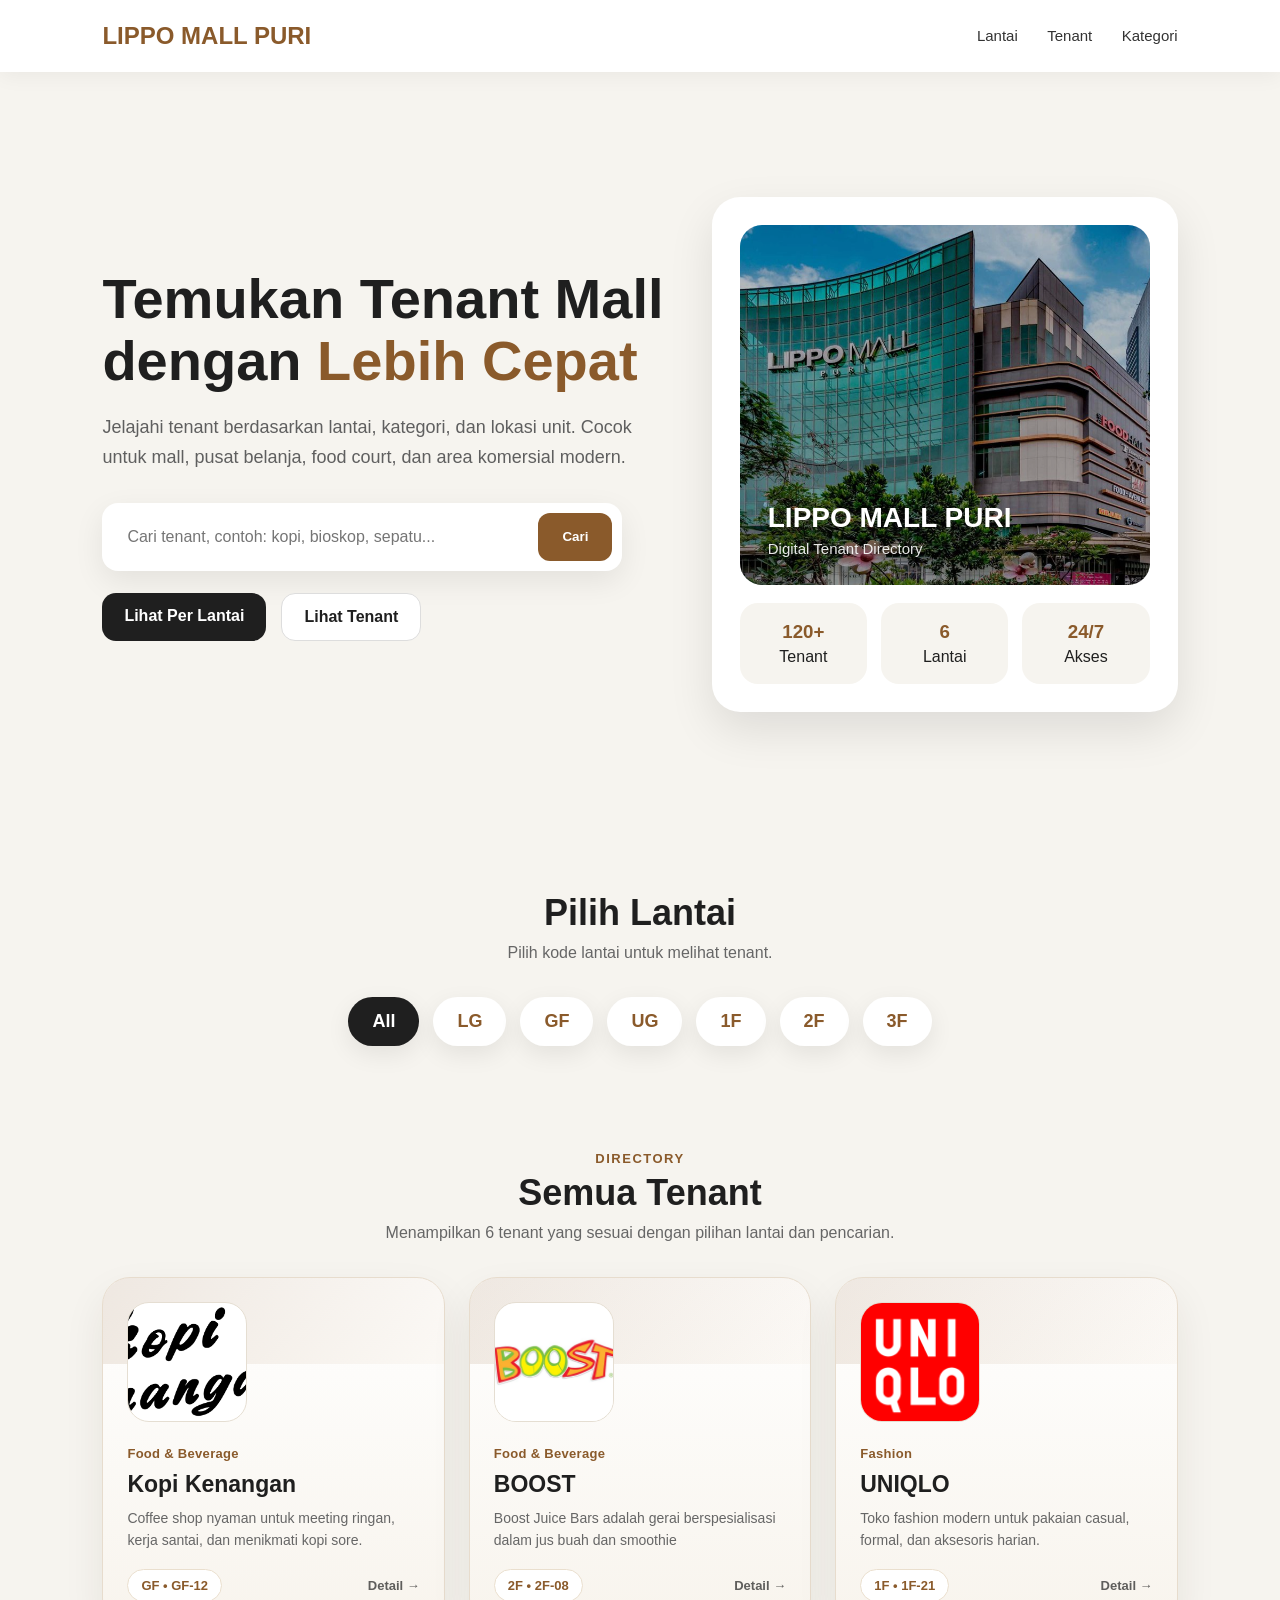
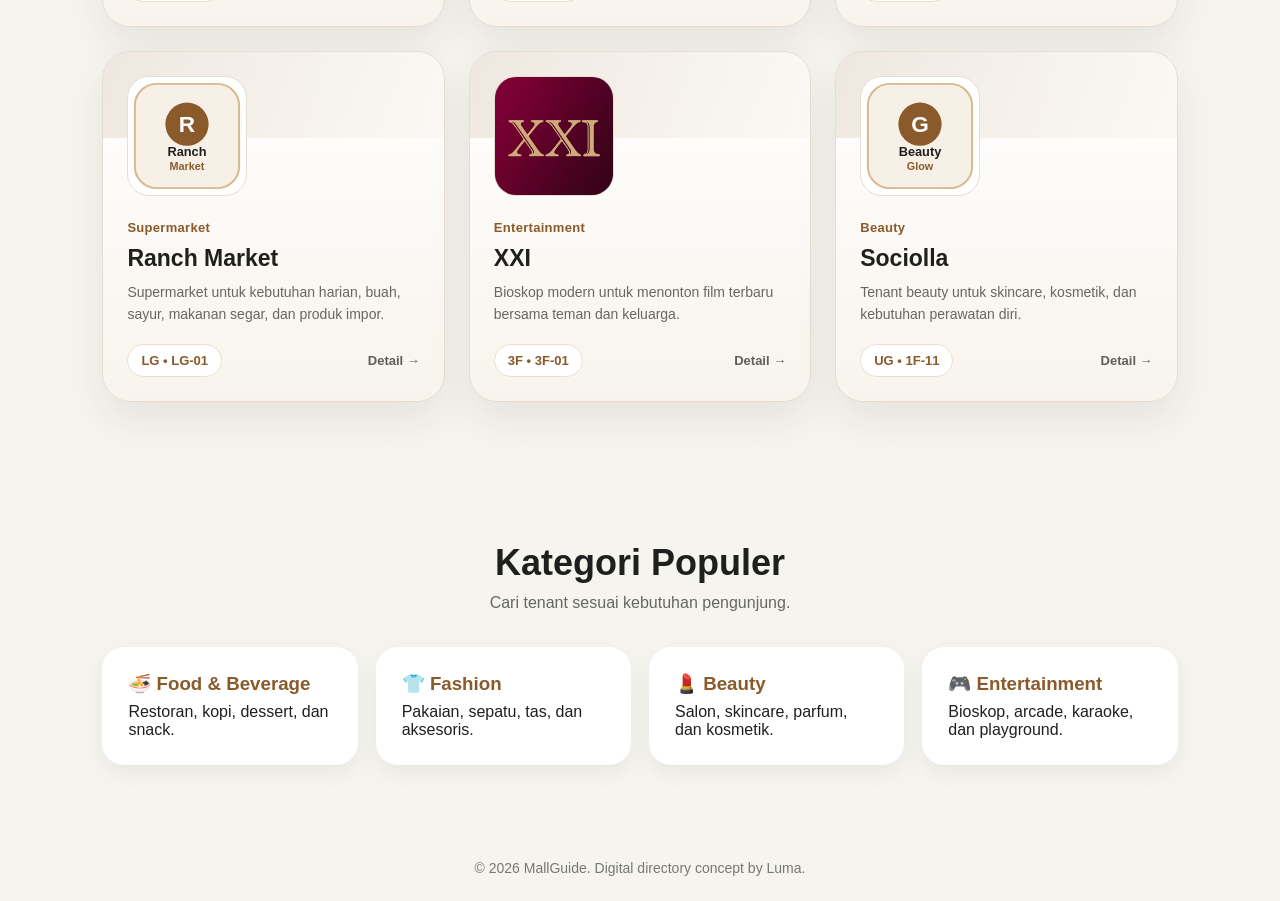
<file: index.html>
<!DOCTYPE html>
<html lang="id">
<head>
  <meta charset="UTF-8" />
  <meta name="viewport" content="width=device-width, initial-scale=1.0" />
  <title>Mall Directory</title>
  <link rel="stylesheet" href="style.css" />
</head>

<body>
  <header>
    <div class="logo">LIPPO MALL PURI</div>

    <nav>
      <a href="#lantai">Lantai</a>
      <a href="#tenant">Tenant</a>
      <a href="#kategori">Kategori</a>
    </nav>
  </header>

  <main>
    <section class="hero">
      <div class="hero-text">
        <h1>Temukan Tenant Mall dengan <span>Lebih Cepat</span></h1>
        <p>
          Jelajahi tenant berdasarkan lantai, kategori, dan lokasi unit.
          Cocok untuk mall, pusat belanja, food court, dan area komersial modern.
        </p>

        <div class="search-box">
          <input id="searchInput" type="text" placeholder="Cari tenant, contoh: kopi, bioskop, sepatu..." />
          <button id="searchButton">Cari</button>
        </div>

        <div class="hero-buttons">
          <a href="#lantai" class="btn-primary">Lihat Per Lantai</a>
          <a href="#tenant" class="btn-secondary">Lihat Tenant</a>
        </div>
      </div>

      <div class="hero-card">
        <div class="mall-preview">
          <img src="image.jpg" alt="Lippo Mall Puri" />

          <div class="mall-label">
            <h2>LIPPO MALL PURI</h2>
            <p>Digital Tenant Directory</p>
          </div>
        </div>

        <div class="stats">
          <div class="stat-box">
            <h3>120+</h3>
            <p>Tenant</p>
          </div>

          <div class="stat-box">
            <h3>6</h3>
            <p>Lantai</p>
          </div>

          <div class="stat-box">
            <h3>24/7</h3>
            <p>Akses</p>
          </div>
        </div>
      </div>
    </section>

    <section id="lantai" class="floor-section">
      <div class="section-title">
        <h2>Pilih Lantai</h2>
        <p>Pilih kode lantai untuk melihat tenant.</p>
      </div>

      <div class="floor-tabs">
        <button class="floor-filter active" data-floor="all">All</button>
        <button class="floor-filter" data-floor="LG">LG</button>
        <button class="floor-filter" data-floor="GF">GF</button>
        <button class="floor-filter" data-floor="UG">UG</button>
        <button class="floor-filter" data-floor="1F">1F</button>
        <button class="floor-filter" data-floor="2F">2F</button>
        <button class="floor-filter" data-floor="3F">3F</button>
      </div>
    </section>

    <section id="tenant" class="tenant-section">
      <div class="section-title">
        <p class="eyebrow">Directory</p>
        <h2 id="tenantTitle">Jelajahi Tenant</h2>
        <p id="tenantSubtitle">Pilih lantai atau cari tenant yang ingin kamu tuju.</p>
      </div>

      <div class="tenant-grid"></div>
    </section>

        <section id="kategori">
      <div class="section-title">
        <h2>Kategori Populer</h2>
        <p>Cari tenant sesuai kebutuhan pengunjung.</p>
      </div>

      <div class="category-grid">
        <div class="category-card">
          <h3>🍜 Food & Beverage</h3>
          <p>Restoran, kopi, dessert, dan snack.</p>
        </div>

        <div class="category-card">
          <h3>👕 Fashion</h3>
          <p>Pakaian, sepatu, tas, dan aksesoris.</p>
        </div>

        <div class="category-card">
          <h3>💄 Beauty</h3>
          <p>Salon, skincare, parfum, dan kosmetik.</p>
        </div>

        <div class="category-card">
          <h3>🎮 Entertainment</h3>
          <p>Bioskop, arcade, karaoke, dan playground.</p>
        </div>
      </div>
    </section>
  </main>

  <div class="modal" id="tenantModal">
    <div class="modal-content">
      <button class="modal-close" id="closeModal">&times;</button>

      <div class="modal-logo" id="modalLogo">T</div>

      <h2 id="modalName">Nama Tenant</h2>
      <p class="modal-category" id="modalCategory">Kategori</p>

      <div class="modal-info">
        <p><strong>Lantai:</strong> <span id="modalFloor">GF</span></p>
        <p><strong>Unit:</strong> <span id="modalUnit">GF-01</span></p>
        <p><strong>Jam Buka:</strong> <span id="modalHours">10:00 - 22:00</span></p>
      </div>

      <p class="modal-description" id="modalDescription">
        Deskripsi tenant akan muncul di sini.
      </p>

      <button class="location-btn">Lihat Lokasi</button>
    </div>
  </div>

  <footer>
    © 2026 MallGuide. Digital directory concept by Luma.
  </footer>

  <script src="script.js"></script>
</body>
</html>
</file>
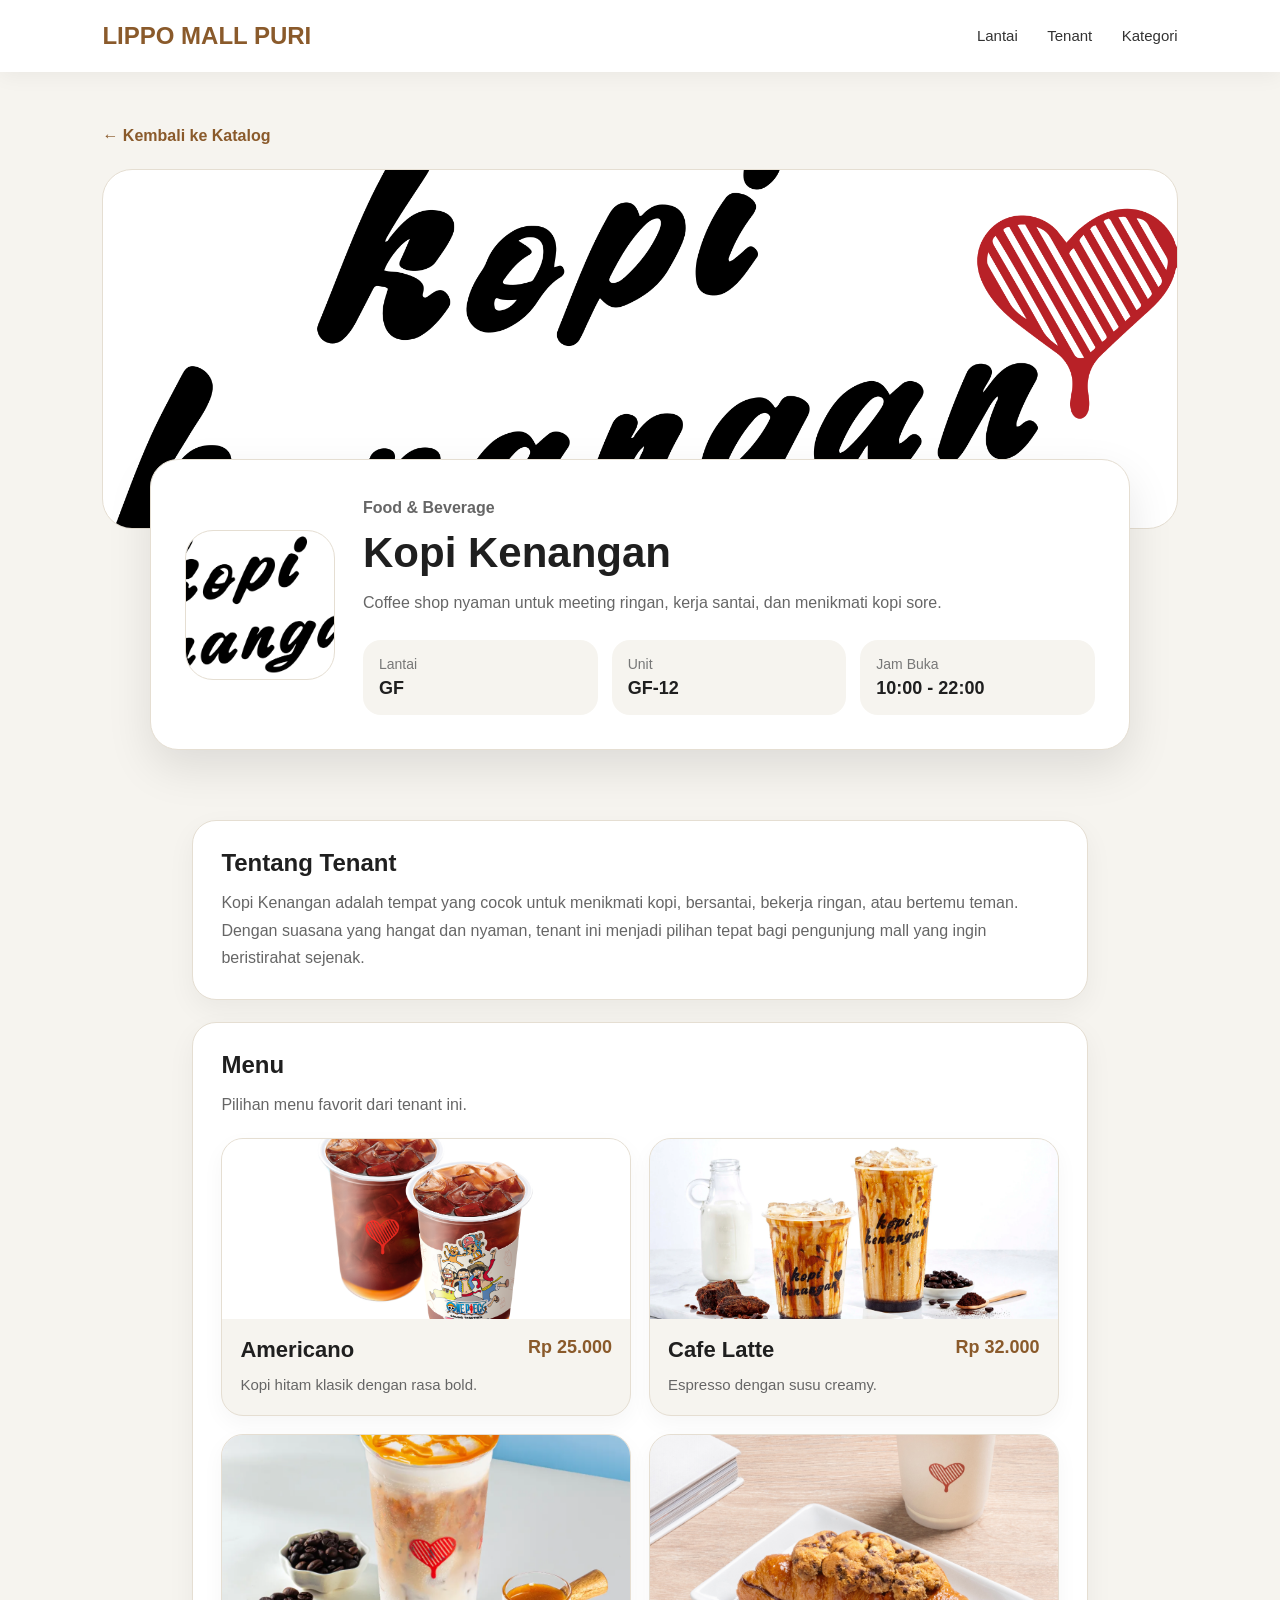
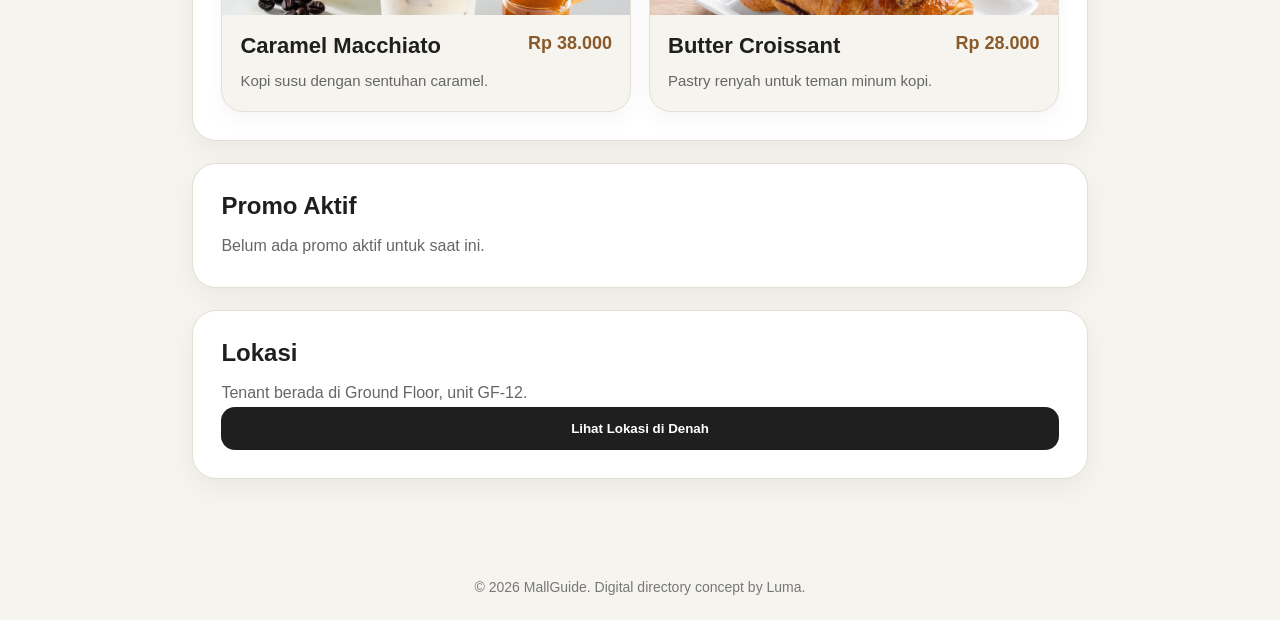
<file: kopken.html>
<!DOCTYPE html>
<html lang="id">
<head>
  <meta charset="UTF-8" />
  <meta name="viewport" content="width=device-width, initial-scale=1.0" />

  <title>Detail Tenant - Kopi Kenangan</title>
  <link rel="stylesheet" href="style.css" />
</head>

<body>

  <header>
    <div class="logo">LIPPO MALL PURI</div>

    <nav>
      <a href="index.html#lantai">Lantai</a>
      <a href="index.html#tenant">Tenant</a>
      <a href="index.html#kategori">Kategori</a>
    </nav>
  </header>

  <main class="tenant-detail-page">

    <section class="tenant-detail-hero">
      <a href="index.html#tenant" class="back-link">← Kembali ke Katalog</a>

      <div class="tenant-detail-banner">
        <img src="logos/kopken.png" alt="Kopi Senja Banner" />
      </div>

      <div class="tenant-detail-card">
        <div class="tenant-detail-logo">
          <img src="logos/kopken.png" alt="Kopi Senja Logo" />
        </div>

        <div class="tenant-detail-info">
          <p class="tenant-detail-category">Food & Beverage</p>
          <h1>Kopi Kenangan</h1>
          <p>
            Coffee shop nyaman untuk meeting ringan, kerja santai,
            dan menikmati kopi sore.
          </p>

          <div class="tenant-detail-meta">
            <div>
              <span>Lantai</span>
              <strong>GF</strong>
            </div>

            <div>
              <span>Unit</span>
              <strong>GF-12</strong>
            </div>

            <div>
              <span>Jam Buka</span>
              <strong>10:00 - 22:00</strong>
            </div>
          </div>
        </div>
      </div>
    </section>

    <section class="tenant-detail-content">
      <div class="detail-box">
        <h2>Tentang Tenant</h2>
        <p>
          Kopi Kenangan adalah tempat yang cocok untuk menikmati kopi,
          bersantai, bekerja ringan, atau bertemu teman. Dengan suasana
          yang hangat dan nyaman, tenant ini menjadi pilihan tepat bagi
          pengunjung mall yang ingin beristirahat sejenak.
        </p>
      </div>

<div class="detail-box">
  <h2>Menu</h2>
  <p class="menu-subtitle">Pilihan menu favorit dari tenant ini.</p>

  <div class="menu-grid">
    <div class="menu-card">
      <div class="menu-image">
        <img src="menu_kopken/americano.webp" alt="Americano" />
      </div>

      <div class="menu-info">
        <div class="menu-top">
          <h3>Americano</h3>
          <span>Rp 25.000</span>
        </div>
        <p>Kopi hitam klasik dengan rasa bold.</p>
      </div>
    </div>

    <div class="menu-card">
      <div class="menu-image">
        <img src="menu_kopken/latte.webp" alt="Cafe Latte" />
      </div>

      <div class="menu-info">
        <div class="menu-top">
          <h3>Cafe Latte</h3>
          <span>Rp 32.000</span>
        </div>
        <p>Espresso dengan susu creamy.</p>
      </div>
    </div>

    <div class="menu-card">
      <div class="menu-image">
        <img src="menu_kopken/cmac.webp" alt="Caramel Macchiato" />
      </div>

      <div class="menu-info">
        <div class="menu-top">
          <h3>Caramel Macchiato</h3>
          <span>Rp 38.000</span>
        </div>
        <p>Kopi susu dengan sentuhan caramel.</p>
      </div>
    </div>

    <div class="menu-card">
      <div class="menu-image">
        <img src="menu_kopken/crois.jpg" alt="Butter Croissant" />
      </div>

      <div class="menu-info">
        <div class="menu-top">
          <h3>Butter Croissant</h3>
          <span>Rp 28.000</span>
        </div>
        <p>Pastry renyah untuk teman minum kopi.</p>
      </div>
    </div>
  </div>
</div>

      <div class="detail-box">
        <h2>Promo Aktif</h2>
        <p>
          Belum ada promo aktif untuk saat ini.
        </p>
      </div>

      <div class="detail-box">
        <h2>Lokasi</h2>
        <p>
          Tenant berada di Ground Floor, unit GF-12.
        </p>

        <button class="location-btn">Lihat Lokasi di Denah</button>
      </div>
    </section>

  </main>

  <footer>
    © 2026 MallGuide. Digital directory concept by Luma.
  </footer>

</body>
</html>
</file>
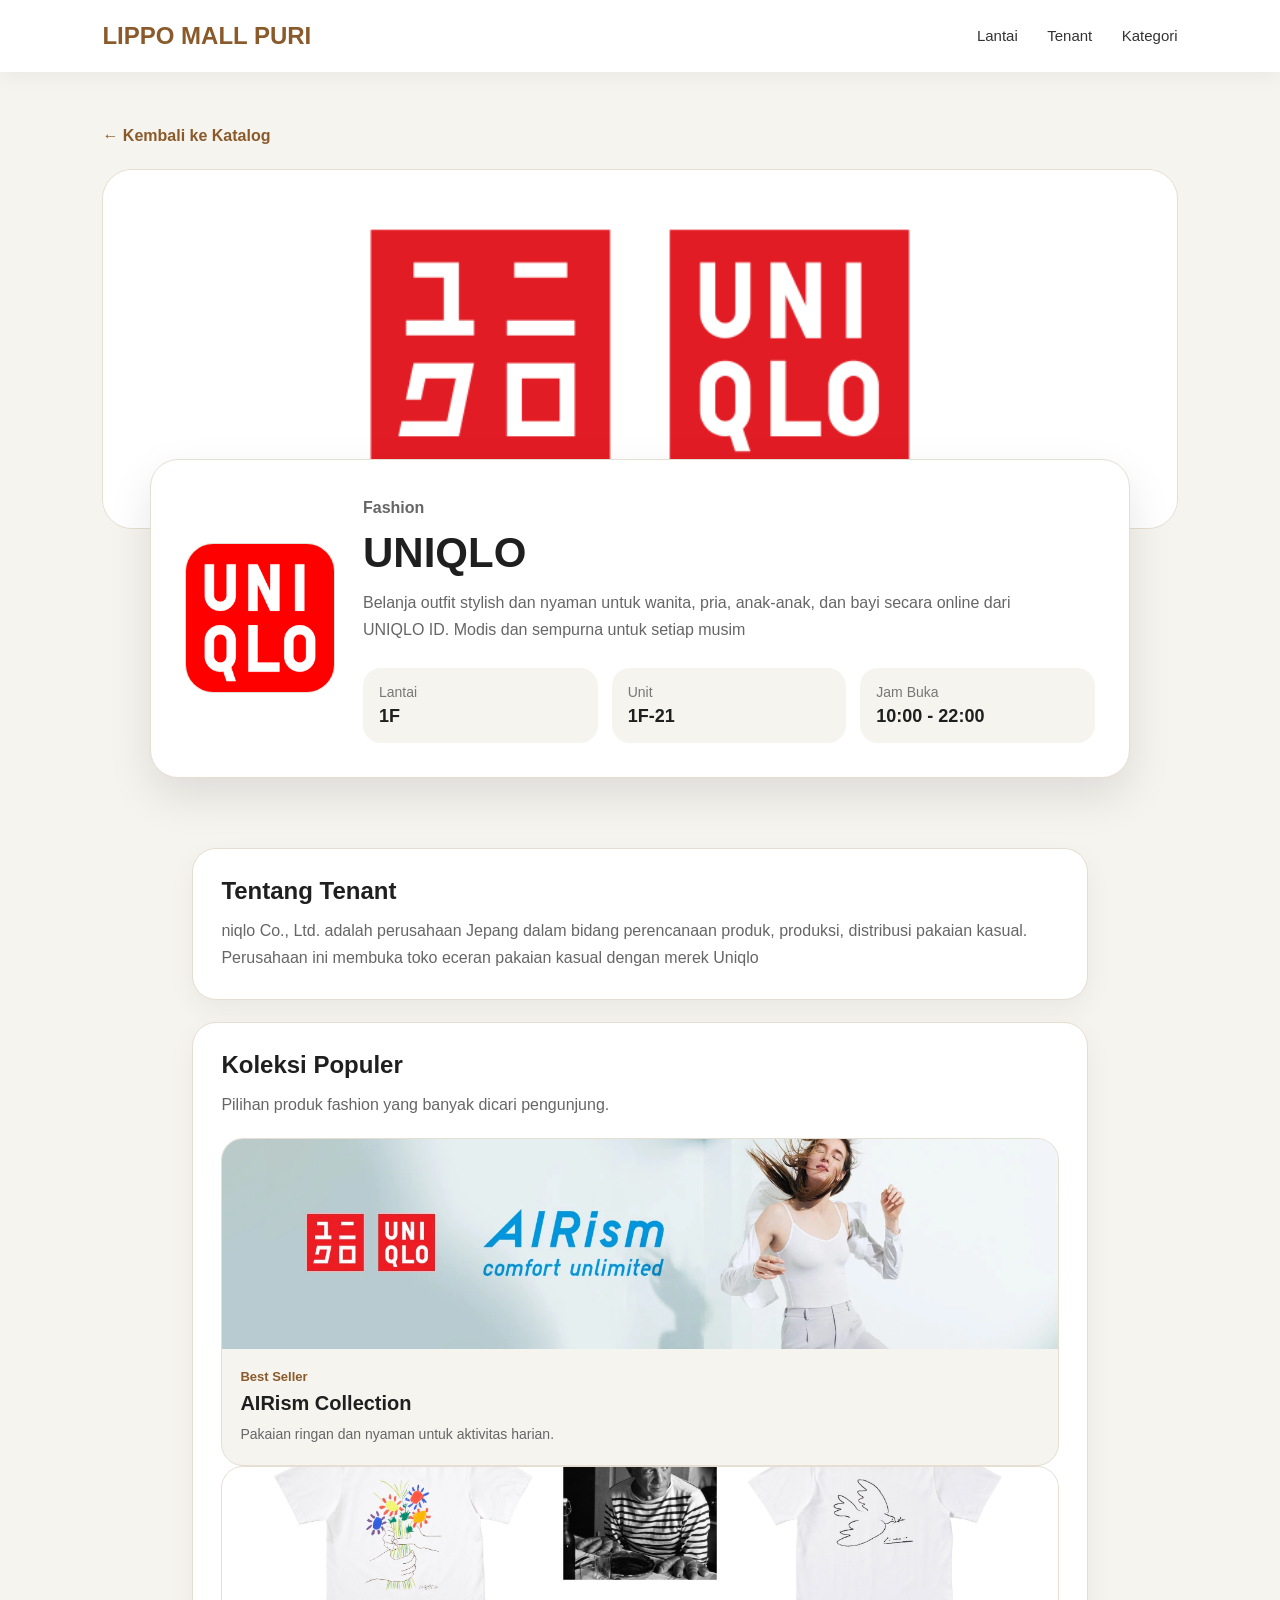
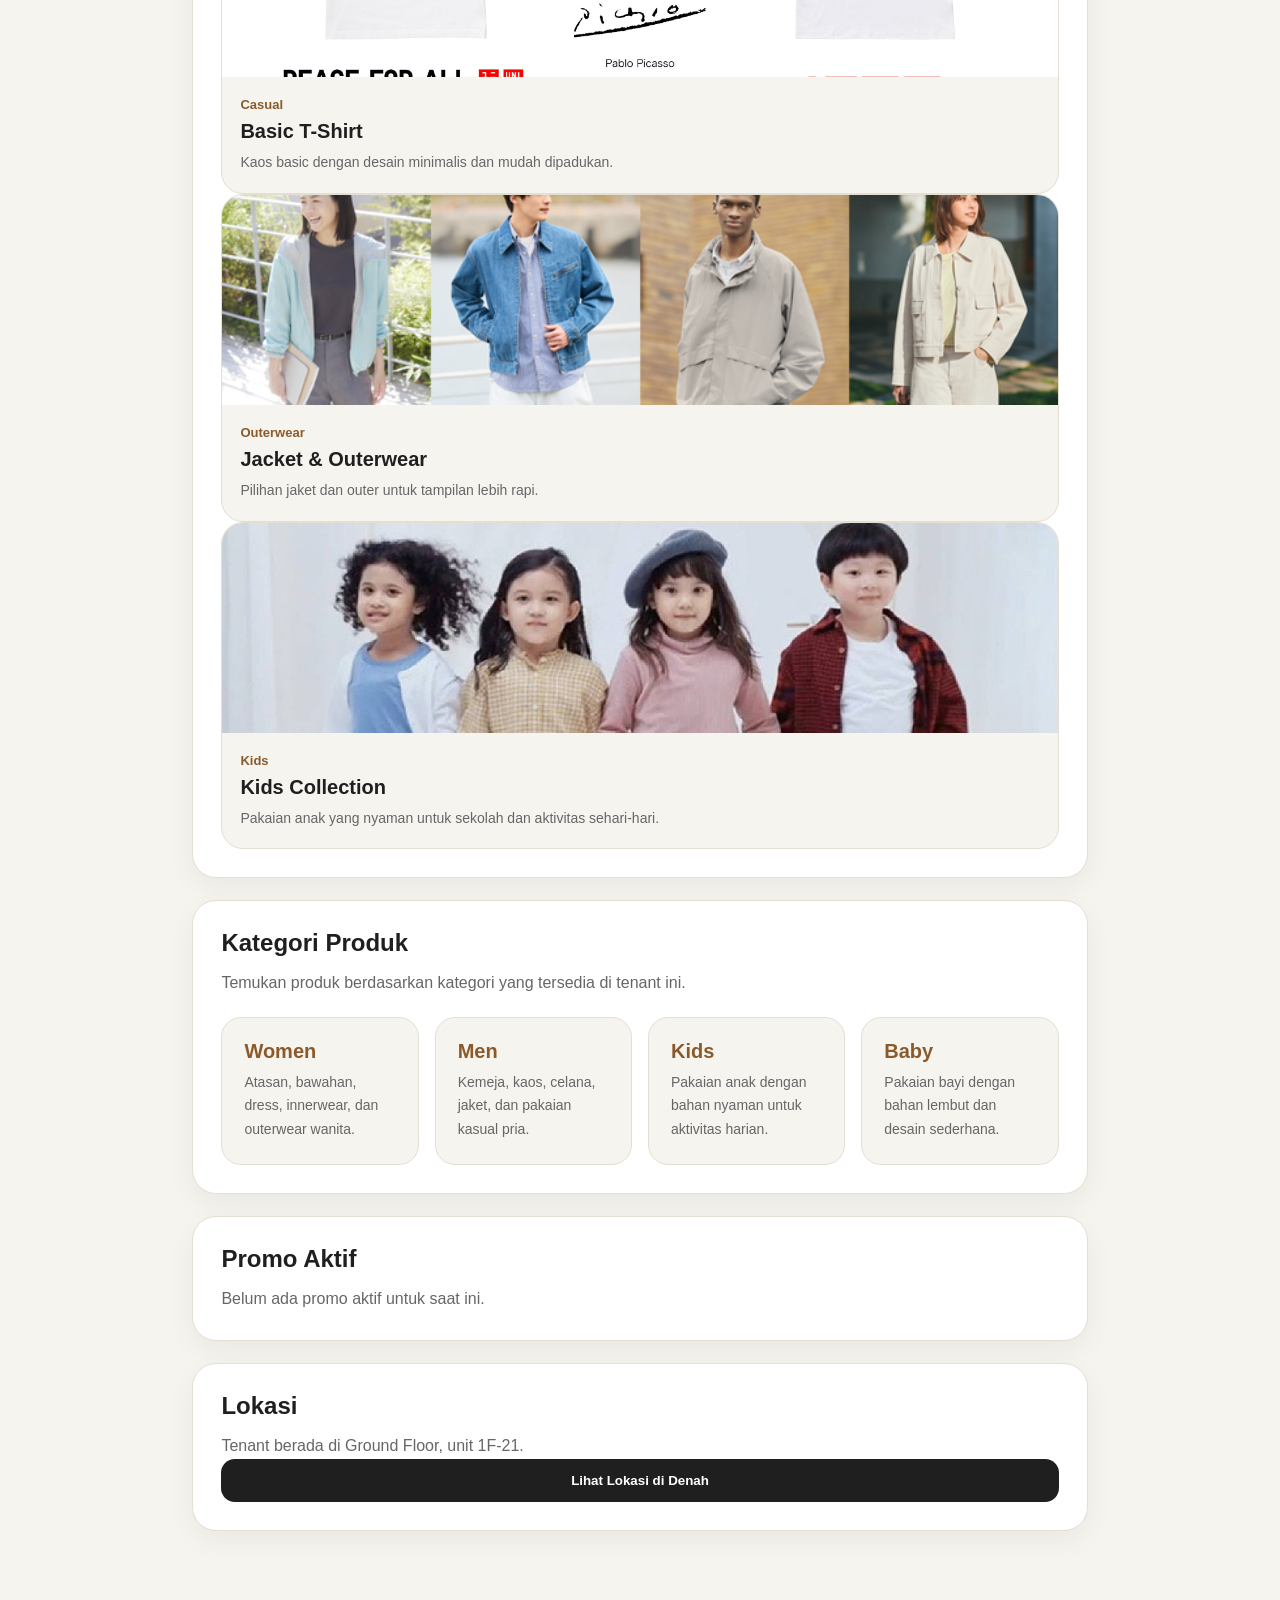
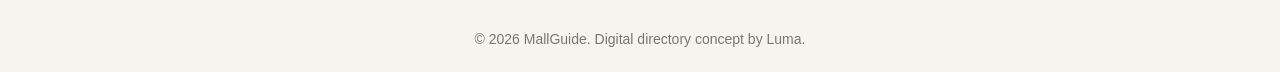
<file: uni.html>
<!DOCTYPE html>
<html lang="id">
<head>
  <meta charset="UTF-8" />
  <meta name="viewport" content="width=device-width, initial-scale=1.0" />

  <title>Detail Tenant - UNIQLO</title>
  <link rel="stylesheet" href="style.css" />
</head>

<body>

  <header>
    <div class="logo">LIPPO MALL PURI</div>

    <nav>
      <a href="index.html#lantai">Lantai</a>
      <a href="index.html#tenant">Tenant</a>
      <a href="index.html#kategori">Kategori</a>
    </nav>
  </header>

  <main class="tenant-detail-page">

    <section class="tenant-detail-hero">
      <a href="index.html#tenant" class="back-link">← Kembali ke Katalog</a>

      <div class="tenant-detail-banner">
        <img src="logos/uni.png" alt="Kopi Senja Banner" />
      </div>

      <div class="tenant-detail-card">
        <div class="tenant-detail-logo">
          <img src="logos/uni.webp" alt="Kopi Senja Logo" />
        </div>

        <div class="tenant-detail-info">
          <p class="tenant-detail-category">Fashion</p>
          <h1>UNIQLO</h1>
          <p>
            Belanja outfit stylish dan nyaman untuk wanita, pria, anak-anak, dan bayi 
            secara online dari UNIQLO ID. Modis dan sempurna untuk setiap musim
          </p>

          <div class="tenant-detail-meta">
            <div>
              <span>Lantai</span>
              <strong>1F</strong>
            </div>

            <div>
              <span>Unit</span>
              <strong>1F-21</strong>
            </div>

            <div>
              <span>Jam Buka</span>
              <strong>10:00 - 22:00</strong>
            </div>
          </div>
        </div>
      </div>
    </section>

    <section class="tenant-detail-content">
      <div class="detail-box">
        <h2>Tentang Tenant</h2>
        <p>
          niqlo Co., Ltd. adalah perusahaan Jepang dalam bidang perencanaan produk, 
          produksi, distribusi pakaian kasual. Perusahaan ini membuka toko eceran 
          pakaian kasual dengan merek Uniqlo
        </p>
      </div>

<div class="detail-box">
  <h2>Koleksi Populer</h2>
  <p class="menu-subtitle">Pilihan produk fashion yang banyak dicari pengunjung.</p>

  <div class="fashion-grid">
    <div class="fashion-card">
      <div class="fashion-image">
        <img src="uniqlo/1.webp" alt="AIRism Collection" />
      </div>

      <div class="fashion-info">
        <span class="fashion-tag">Best Seller</span>
        <h3>AIRism Collection</h3>
        <p>Pakaian ringan dan nyaman untuk aktivitas harian.</p>
      </div>
    </div>

    <div class="fashion-card">
      <div class="fashion-image">
        <img src="uniqlo/2.jpg" alt="T-Shirt Collection" />
      </div>

      <div class="fashion-info">
        <span class="fashion-tag">Casual</span>
        <h3>Basic T-Shirt</h3>
        <p>Kaos basic dengan desain minimalis dan mudah dipadukan.</p>
      </div>
    </div>

    <div class="fashion-card">
      <div class="fashion-image">
        <img src="uniqlo/3.png" alt="Outerwear Collection" />
      </div>

      <div class="fashion-info">
        <span class="fashion-tag">Outerwear</span>
        <h3>Jacket & Outerwear</h3>
        <p>Pilihan jaket dan outer untuk tampilan lebih rapi.</p>
      </div>
    </div>

    <div class="fashion-card">
      <div class="fashion-image">
        <img src="uniqlo/4.jpg" alt="Kids Collection" />
      </div>

      <div class="fashion-info">
        <span class="fashion-tag">Kids</span>
        <h3>Kids Collection</h3>
        <p>Pakaian anak yang nyaman untuk sekolah dan aktivitas sehari-hari.</p>
      </div>
    </div>
  </div>
</div>

<div class="detail-box">
  <h2>Kategori Produk</h2>
  <p class="menu-subtitle">Temukan produk berdasarkan kategori yang tersedia di tenant ini.</p>

  <div class="fashion-category-grid">
    <div class="fashion-category-card">
      <h3>Women</h3>
      <p>Atasan, bawahan, dress, innerwear, dan outerwear wanita.</p>
    </div>

    <div class="fashion-category-card">
      <h3>Men</h3>
      <p>Kemeja, kaos, celana, jaket, dan pakaian kasual pria.</p>
    </div>

    <div class="fashion-category-card">
      <h3>Kids</h3>
      <p>Pakaian anak dengan bahan nyaman untuk aktivitas harian.</p>
    </div>

    <div class="fashion-category-card">
      <h3>Baby</h3>
      <p>Pakaian bayi dengan bahan lembut dan desain sederhana.</p>
    </div>
  </div>
</div>

      <div class="detail-box">
        <h2>Promo Aktif</h2>
        <p>
          Belum ada promo aktif untuk saat ini.
        </p>
      </div>

      <div class="detail-box">
        <h2>Lokasi</h2>
        <p>
          Tenant berada di Ground Floor, unit 1F-21.
        </p>

        <button class="location-btn">Lihat Lokasi di Denah</button>
      </div>
    </section>

  </main>

  <footer>
    © 2026 MallGuide. Digital directory concept by Luma.
  </footer>

</body>
</html>
</file>
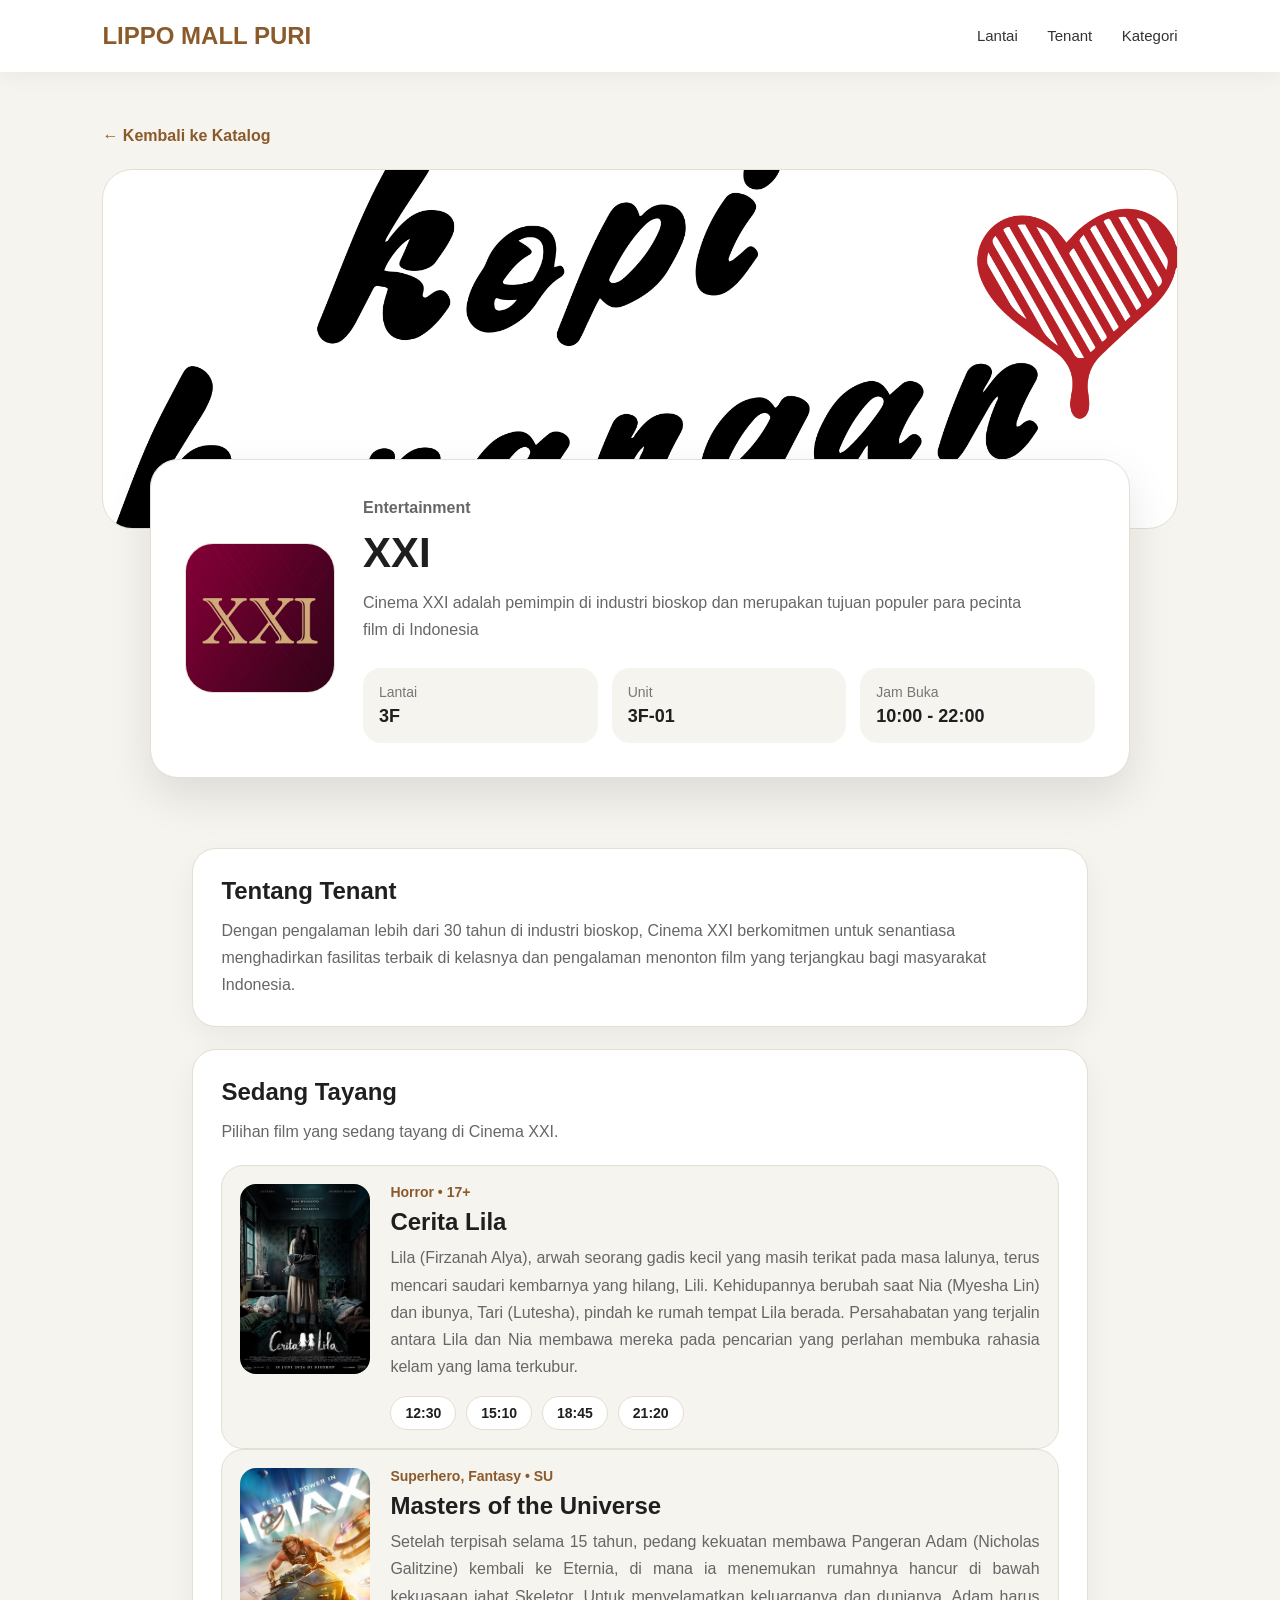
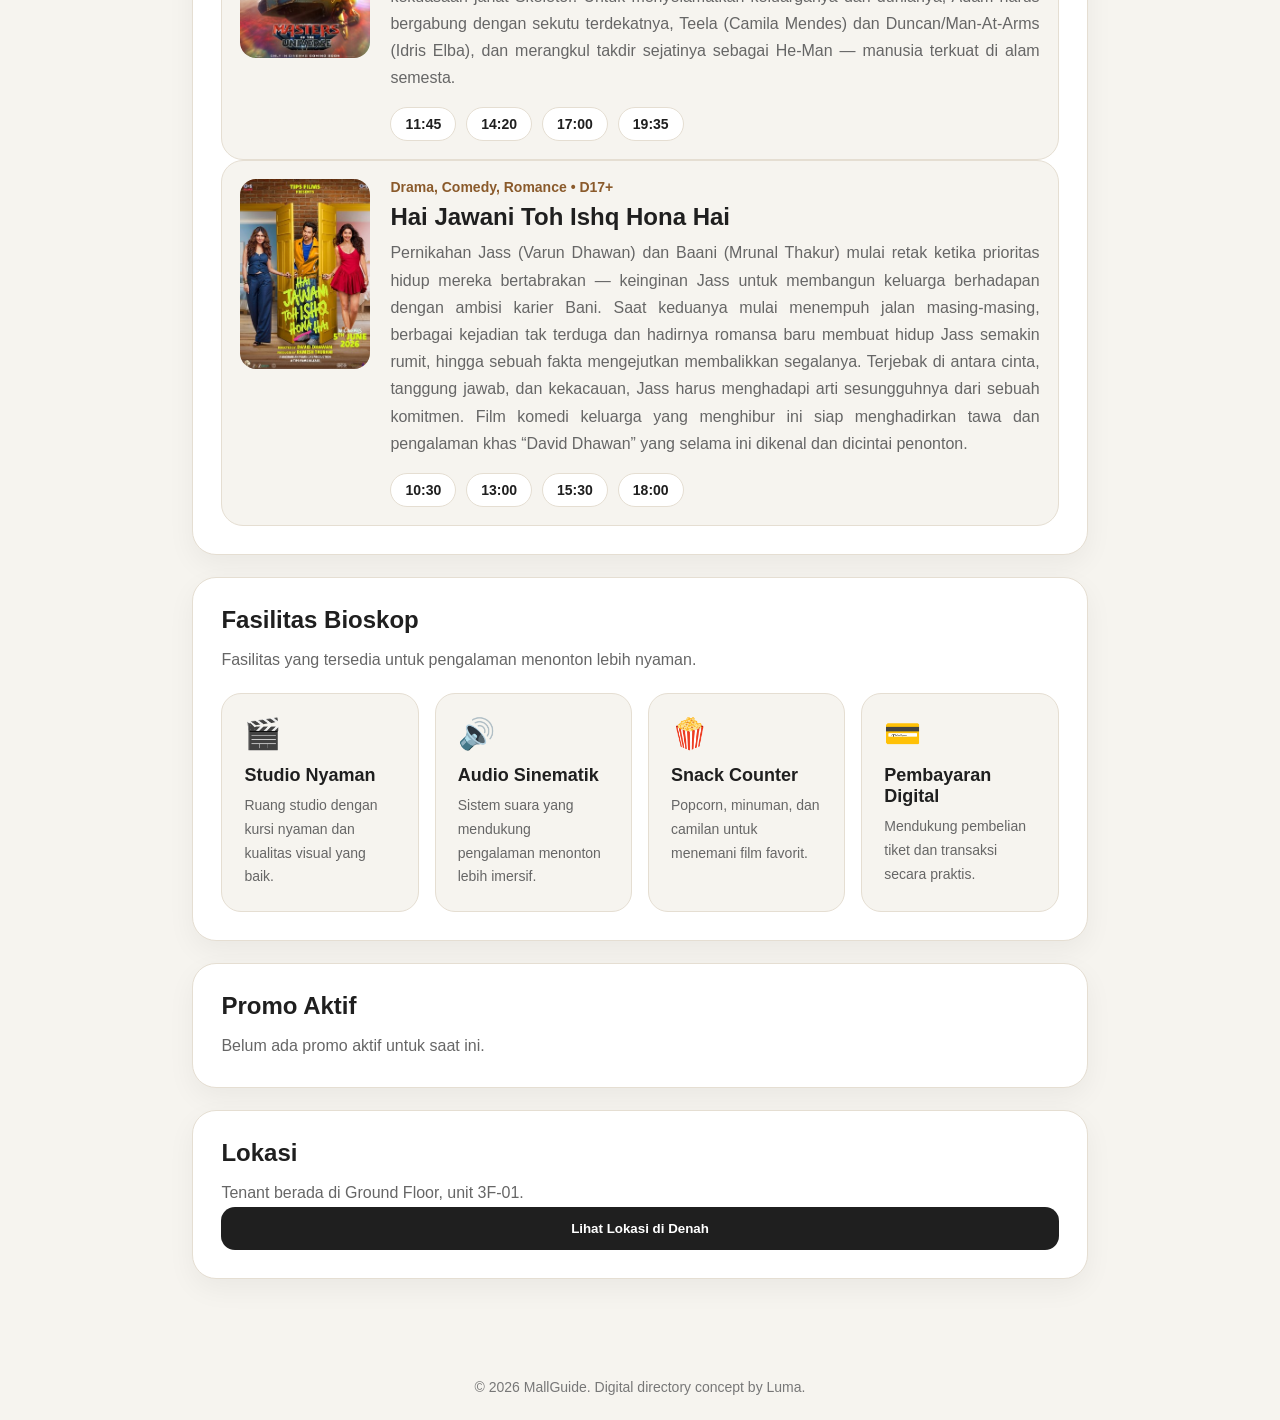
<file: xxi.html>
<!DOCTYPE html>
<html lang="id">
<head>
  <meta charset="UTF-8" />
  <meta name="viewport" content="width=device-width, initial-scale=1.0" />

  <title>Detail Tenant - XXI</title>
  <link rel="stylesheet" href="style.css" />
</head>

<body>

  <header>
    <div class="logo">LIPPO MALL PURI</div>

    <nav>
      <a href="index.html#lantai">Lantai</a>
      <a href="index.html#tenant">Tenant</a>
      <a href="index.html#kategori">Kategori</a>
    </nav>
  </header>

  <main class="tenant-detail-page">

    <section class="tenant-detail-hero">
      <a href="index.html#tenant" class="back-link">← Kembali ke Katalog</a>

      <div class="tenant-detail-banner">
        <img src="logos/kopken.png" alt="Kopi Senja Banner" />
      </div>

      <div class="tenant-detail-card">
        <div class="tenant-detail-logo">
          <img src="logos/xxi.jpg" alt="XXI Logo" />
        </div>

        <div class="tenant-detail-info">
          <p class="tenant-detail-category">Entertainment</p>
          <h1>XXI</h1>
          <p>
            Cinema XXI adalah pemimpin di industri bioskop dan 
            merupakan tujuan populer para pecinta film di Indonesia
          </p>

          <div class="tenant-detail-meta">
            <div>
              <span>Lantai</span>
              <strong>3F</strong>
            </div>

            <div>
              <span>Unit</span>
              <strong>3F-01</strong>
            </div>

            <div>
              <span>Jam Buka</span>
              <strong>10:00 - 22:00</strong>
            </div>
          </div>
        </div>
      </div>
    </section>

    <section class="tenant-detail-content">
      <div class="detail-box">
        <h2>Tentang Tenant</h2>
        <p>
          Dengan pengalaman lebih dari 30 tahun di industri bioskop, 
          Cinema XXI berkomitmen untuk senantiasa menghadirkan fasilitas 
          terbaik di kelasnya dan pengalaman menonton film yang terjangkau 
          bagi masyarakat Indonesia.
        </p>
      </div>

<div class="detail-box">
  <h2>Sedang Tayang</h2>
  <p class="menu-subtitle">Pilihan film yang sedang tayang di Cinema XXI.</p>

  <div class="movie-grid">
    <div class="movie-card">
      <div class="movie-poster">
        <img src="film/1.jpg" alt="Film Action" />
      </div>

      <div class="movie-info">
        <span class="movie-genre">Horror • 17+</span>
        <h3>Cerita Lila</h3>
        <p style="text-align: justify;">Lila (Firzanah Alya), arwah seorang gadis kecil yang masih terikat pada masa lalunya, terus mencari saudari kembarnya yang hilang, Lili. Kehidupannya berubah saat Nia (Myesha Lin) dan ibunya, Tari (Lutesha), pindah ke rumah tempat Lila berada. Persahabatan yang terjalin antara Lila dan Nia membawa mereka pada pencarian yang perlahan membuka rahasia kelam yang lama terkubur.</p>

        <div class="movie-times">
          <span>12:30</span>
          <span>15:10</span>
          <span>18:45</span>
          <span>21:20</span>
        </div>
      </div>
    </div>

    <div class="movie-card">
      <div class="movie-poster">
        <img src="film/2.jpg" alt="Film Drama" />
      </div>

      <div class="movie-info">
        <span class="movie-genre">Superhero, Fantasy • SU</span>
        <h3>Masters of the Universe</h3>
        <p style="text-align: justify;">Setelah terpisah selama 15 tahun, pedang kekuatan membawa Pangeran Adam (Nicholas Galitzine) kembali ke Eternia, di mana ia menemukan rumahnya hancur di bawah kekuasaan jahat Skeletor. Untuk menyelamatkan keluarganya dan dunianya, Adam harus bergabung dengan sekutu terdekatnya, Teela (Camila Mendes) dan Duncan/Man-At-Arms (Idris Elba), dan merangkul takdir sejatinya sebagai He-Man — manusia terkuat di alam semesta.</p>

        <div class="movie-times">
          <span>11:45</span>
          <span>14:20</span>
          <span>17:00</span>
          <span>19:35</span>
        </div>
      </div>
    </div>

    <div class="movie-card">
      <div class="movie-poster">
        <img src="film/3.jpg" alt="Film Animasi" />
      </div>

      <div class="movie-info">
        <span class="movie-genre">Drama, Comedy, Romance • D17+</span>
        <h3>Hai Jawani Toh Ishq Hona Hai</h3>
        <p style="text-align: justify;">Pernikahan Jass (Varun Dhawan) dan Baani (Mrunal Thakur) mulai retak ketika prioritas hidup mereka bertabrakan — keinginan Jass untuk membangun keluarga berhadapan dengan ambisi karier Bani. Saat keduanya mulai menempuh jalan masing-masing, berbagai kejadian tak terduga dan hadirnya romansa baru membuat hidup Jass semakin rumit, hingga sebuah fakta mengejutkan membalikkan segalanya. Terjebak di antara cinta, tanggung jawab, dan kekacauan, Jass harus menghadapi arti sesungguhnya dari sebuah komitmen. Film komedi keluarga yang menghibur ini siap menghadirkan tawa dan pengalaman khas “David Dhawan” yang selama ini dikenal dan dicintai penonton.</p>

        <div class="movie-times">
          <span>10:30</span>
          <span>13:00</span>
          <span>15:30</span>
          <span>18:00</span>
        </div>
      </div>
    </div>
  </div>
</div>

<div class="detail-box">
  <h2>Fasilitas Bioskop</h2>
  <p class="menu-subtitle">Fasilitas yang tersedia untuk pengalaman menonton lebih nyaman.</p>

  <div class="facility-grid">
    <div class="facility-card">
      <div class="facility-icon">🎬</div>
      <h3>Studio Nyaman</h3>
      <p>Ruang studio dengan kursi nyaman dan kualitas visual yang baik.</p>
    </div>

    <div class="facility-card">
      <div class="facility-icon">🔊</div>
      <h3>Audio Sinematik</h3>
      <p>Sistem suara yang mendukung pengalaman menonton lebih imersif.</p>
    </div>

    <div class="facility-card">
      <div class="facility-icon">🍿</div>
      <h3>Snack Counter</h3>
      <p>Popcorn, minuman, dan camilan untuk menemani film favorit.</p>
    </div>

    <div class="facility-card">
      <div class="facility-icon">💳</div>
      <h3>Pembayaran Digital</h3>
      <p>Mendukung pembelian tiket dan transaksi secara praktis.</p>
    </div>
  </div>
</div>

      <div class="detail-box">
        <h2>Promo Aktif</h2>
        <p>
          Belum ada promo aktif untuk saat ini.
        </p>
      </div>

      <div class="detail-box">
        <h2>Lokasi</h2>
        <p>
          Tenant berada di Ground Floor, unit 3F-01.
        </p>

        <button class="location-btn">Lihat Lokasi di Denah</button>
      </div>
    </section>

  </main>

  <footer>
    © 2026 MallGuide. Digital directory concept by Luma.
  </footer>

</body>
</html>
</file>
<file: style.css>
* {
  margin: 0;
  padding: 0;
  box-sizing: border-box;
  font-family: Arial, sans-serif;
}

body {
  background: #f6f4ef;
  color: #1f1f1f;
}

header {
  width: 100%;
  padding: 22px 8%;
  display: flex;
  justify-content: space-between;
  align-items: center;
  background: #ffffff;
  box-shadow: 0 4px 20px rgba(0, 0, 0, 0.05);
  position: sticky;
  top: 0;
  z-index: 10;
}

.logo {
  font-size: 24px;
  font-weight: bold;
  color: #8a5a2b;
}

nav a {
  text-decoration: none;
  margin-left: 25px;
  color: #333;
  font-size: 15px;
}

nav a:hover {
  color: #8a5a2b;
}

.hero {
  min-height: 85vh;
  padding: 70px 8%;
  display: grid;
  grid-template-columns: 1.1fr 0.9fr;
  align-items: center;
  gap: 40px;
}

.hero-text h1 {
  font-size: 56px;
  line-height: 1.1;
  margin-bottom: 20px;
}

.hero-text h1 span {
  color: #8a5a2b;
}

.hero-text p {
  font-size: 18px;
  color: #5f5f5f;
  line-height: 1.7;
  margin-bottom: 30px;
  max-width: 550px;
}

.search-box {
  display: flex;
  background: #ffffff;
  padding: 10px;
  border-radius: 16px;
  max-width: 520px;
  box-shadow: 0 10px 30px rgba(0,0,0,0.08);
  margin-bottom: 22px;
}

.search-box input {
  flex: 1;
  border: none;
  outline: none;
  padding: 15px;
  font-size: 16px;
}

.search-box button {
  border: none;
  background: #8a5a2b;
  color: white;
  padding: 0 24px;
  border-radius: 12px;
  cursor: pointer;
  font-weight: bold;
}

.search-box button:hover {
  background: #6f471f;
}

.hero-buttons {
  display: flex;
  gap: 15px;
  flex-wrap: wrap;
}

.btn-primary,
.btn-secondary {
  padding: 14px 22px;
  border-radius: 14px;
  text-decoration: none;
  font-weight: bold;
}

.btn-primary {
  background: #1f1f1f;
  color: white;
}

.btn-secondary {
  background: white;
  color: #1f1f1f;
  border: 1px solid #ddd;
}

.hero-card {
  background: #ffffff;
  border-radius: 28px;
  padding: 28px;
  box-shadow: 0 18px 45px rgba(0,0,0,0.1);
}

.mall-preview {
  height: 360px;
  border-radius: 22px;
  overflow: hidden;
  position: relative;
  background: #d9b98f;
}

.mall-preview img {
  width: 100%;
  height: 100%;
  object-fit: cover;
  object-position: center;
  display: block;
}

.mall-preview::after {
  content: "";
  position: absolute;
  inset: 0;
  background: rgba(0, 0, 0, 0.25);
}

.mall-label {
  position: absolute;
  left: 28px;
  bottom: 28px;
  z-index: 1;
  color: white;
}

.mall-label h2 {
  font-size: 28px;
  margin-bottom: 6px;
}

.mall-label p {
  font-size: 15px;
  opacity: 0.9;
}

.stats {
  display: grid;
  grid-template-columns: repeat(3, 1fr);
  gap: 14px;
  margin-top: 18px;
}

.stat-box {
  background: #f6f4ef;
  padding: 18px;
  border-radius: 18px;
  text-align: center;
}

.stat-box h3 {
  color: #8a5a2b;
  margin-bottom: 5px;
}

section {
  padding: 70px 8%;
}

.section-title {
  text-align: center;
  margin-bottom: 35px;
}

.section-title h2 {
  font-size: 36px;
  margin-bottom: 10px;
}

.section-title p {
  color: #666;
}

.floor-section {
  padding: 55px 8% 35px;
}

.floor-tabs {
  display: flex;
  justify-content: center;
  gap: 14px;
  flex-wrap: wrap;
  margin-top: 25px;
}

.floor-filter {
  border: none;
  background: #ffffff;
  color: #8a5a2b;
  padding: 14px 24px;
  border-radius: 999px;
  font-size: 18px;
  font-weight: bold;
  cursor: pointer;
  box-shadow: 0 8px 24px rgba(0, 0, 0, 0.08);
  transition: 0.25s;
}

.floor-filter:hover {
  transform: translateY(-4px);
  background: #f1e8dc;
}

.floor-filter.active {
  background: #1f1f1f;
  color: #ffffff;
}

.category-grid {
  display: grid;
  grid-template-columns: repeat(4, 1fr);
  gap: 18px;
}

.category-card {
  background: white;
  padding: 26px;
  border-radius: 22px;
  box-shadow: 0 8px 25px rgba(0,0,0,0.06);
  transition: 0.3s;
  cursor: pointer;
}

.category-card:hover {
  transform: translateY(-6px);
  box-shadow: 0 14px 35px rgba(0,0,0,0.1);
}

.category-card h3 {
  margin-bottom: 8px;
  color: #8a5a2b;
}

**XXI**
.movie-grid {
  display: grid;
  grid-template-columns: 1fr;
  gap: 18px;
  margin-top: 20px;
}

.movie-card {
  background: #f6f4ef;
  border: 1px solid #e5ded2;
  border-radius: 22px;
  padding: 18px;
  display: grid;
  grid-template-columns: 130px 1fr;
  gap: 20px;
  transition: 0.25s;
}

.movie-card:hover {
  transform: translateY(-4px);
  box-shadow: 0 14px 28px rgba(0, 0, 0, 0.08);
}

.movie-poster {
  width: 130px;
  height: 190px;
  border-radius: 16px;
  overflow: hidden;
  background: #ffffff;
}

.movie-poster img {
  width: 100%;
  height: 100%;
  object-fit: cover;
}

.movie-info {
  display: flex;
  flex-direction: column;
  justify-content: center;
}

.movie-genre {
  color: #8a5a2b;
  font-weight: bold;
  font-size: 14px;
  margin-bottom: 8px;
}

.movie-info h3 {
  font-size: 24px;
  margin-bottom: 8px;
}

.movie-info p {
  color: #666;
  line-height: 1.6;
  margin-bottom: 16px;
}

.movie-times {
  display: flex;
  flex-wrap: wrap;
  gap: 10px;
}

.movie-times span {
  background: #ffffff;
  border: 1px solid #e5ded2;
  color: #1f1f1f;
  padding: 8px 14px;
  border-radius: 999px;
  font-size: 14px;
  font-weight: bold;
}

.facility-grid {
  display: grid;
  grid-template-columns: repeat(4, 1fr);
  gap: 16px;
  margin-top: 20px;
}

.facility-card {
  background: #f6f4ef;
  border: 1px solid #e5ded2;
  border-radius: 20px;
  padding: 22px;
}

.facility-icon {
  font-size: 30px;
  margin-bottom: 14px;
}

.facility-card h3 {
  font-size: 18px;
  margin-bottom: 8px;
}

.facility-card p {
  color: #666;
  line-height: 1.5;
  font-size: 14px;
}

@media (max-width: 900px) {
  .facility-grid {
    grid-template-columns: repeat(2, 1fr);
  }
}

@media (max-width: 650px) {
  .movie-card {
    grid-template-columns: 1fr;
  }

  .movie-poster {
    width: 100%;
    height: 320px;
  }

  .facility-grid {
    grid-template-columns: 1fr;
  }
}

**UNIQLO**
.fashion-grid {
  display: grid;
  grid-template-columns: repeat(4, 1fr);
  gap: 18px;
  margin-top: 20px;
}

.fashion-card {
  background: #f6f4ef;
  border: 1px solid #e5ded2;
  border-radius: 22px;
  overflow: hidden;
  transition: 0.25s;
}

.fashion-card:hover {
  transform: translateY(-4px);
  box-shadow: 0 14px 28px rgba(0, 0, 0, 0.08);
}

.fashion-image {
  width: 100%;
  height: 210px;
  background: #ffffff;
  overflow: hidden;
}

.fashion-image img {
  width: 100%;
  height: 100%;
  object-fit: cover;
}

.fashion-info {
  padding: 18px;
}

.fashion-tag {
  display: inline-block;
  color: #8a5a2b;
  font-weight: bold;
  font-size: 13px;
  margin-bottom: 8px;
}

.fashion-info h3 {
  font-size: 20px;
  margin-bottom: 8px;
}

.fashion-info p {
  color: #666;
  line-height: 1.5;
  font-size: 14px;
}

.fashion-category-grid {
  display: grid;
  grid-template-columns: repeat(4, 1fr);
  gap: 16px;
  margin-top: 20px;
}

.fashion-category-card {
  background: #f6f4ef;
  border: 1px solid #e5ded2;
  border-radius: 20px;
  padding: 22px;
}

.fashion-category-card h3 {
  font-size: 20px;
  margin-bottom: 8px;
  color: #8a5a2b;
}

.fashion-category-card p {
  color: #666;
  line-height: 1.5;
  font-size: 14px;
}

@media (max-width: 1000px) {
  .fashion-grid,
  .fashion-category-grid {
    grid-template-columns: repeat(2, 1fr);
  }
}

@media (max-width: 560px) {
  .fashion-grid,
  .fashion-category-grid {
    grid-template-columns: 1fr;
  }

  .fashion-image {
    height: 240px;
  }
}

**UNIQLO**

**XXI**

.tenant-section {
  background: #ffffff;
}

.tenant-grid {
  display: grid;
  grid-template-columns: repeat(3, 1fr);
  gap: 24px;
}

.tenant-card {
  position: relative;
  overflow: hidden;
  min-height: 280px;
  background: linear-gradient(180deg, #ffffff 0%, #f8f4ed 100%);
  padding: 24px;
  border-radius: 28px;
  border: 1px solid #e7dccd;
  box-shadow: 0 18px 40px rgba(45, 35, 22, 0.08);
  cursor: pointer;
  transition: 0.28s ease;
}

.tenant-card::before {
  content: "";
  position: absolute;
  top: 0;
  left: 0;
  right: 0;
  height: 86px;
  background: linear-gradient(135deg, rgba(138, 90, 43, 0.14), rgba(217, 185, 143, 0.06));
}

.tenant-card:hover {
  transform: translateY(-8px);
  box-shadow: 0 24px 55px rgba(45, 35, 22, 0.14);
  border-color: #d7b98f;
}

.tenant-logo {
  position: relative;
  z-index: 1;
  width: 120px;
  height: 120px;
  border-radius: 22px;
  background: #ffffff;
  border: 1px solid #e5ded2;
  display: flex;
  align-items: center;
  justify-content: center;
  overflow: hidden;
  font-size: 34px;
  font-weight: bold;
  margin-bottom: 22px;
}

.tenant-logo img {
  width: 100%;
  height: 100%;
  object-fit: cover;
  object-position: center;
  display: block;
  padding: 0;
}

.tenant-content {
  position: relative;
  z-index: 1;
}

.tenant-meta {
  display: inline-flex;
  align-items: center;
  gap: 8px;
  color: #8a5a2b;
  font-size: 13px;
  font-weight: bold;
  letter-spacing: 0.3px;
  margin-bottom: 10px;
}

.tenant-card h3 {
  font-size: 23px;
  margin-bottom: 10px;
}

.tenant-card p {
  color: #666;
  line-height: 1.55;
  font-size: 14px;
  margin-bottom: 18px;
}

.tenant-footer {
  display: flex;
  align-items: center;
  justify-content: space-between;
  gap: 12px;
}

.badge {
  display: inline-block;
  padding: 8px 13px;
  background: #ffffff;
  border-radius: 999px;
  font-size: 13px;
  color: #8a5a2b;
  font-weight: bold;
  border: 1px solid #eadfce;
}

.detail-hint {
  font-size: 13px;
  font-weight: bold;
  color: #1f1f1f;
  opacity: 0.7;
}

.eyebrow {
  color: #8a5a2b !important;
  font-size: 13px;
  font-weight: bold;
  letter-spacing: 1.5px;
  text-transform: uppercase;
  margin-bottom: 6px;
}

.empty-message {
  grid-column: 1 / -1;
  background: #f6f4ef;
  border-radius: 20px;
  padding: 26px;
  text-align: center;
  color: #666;
}

.modal {
  position: fixed;
  inset: 0;
  background: rgba(0, 0, 0, 0.55);
  display: none;
  align-items: center;
  justify-content: center;
  padding: 20px;
  z-index: 99;
}

.modal.show {
  display: flex;
}

.modal-content {
  width: 100%;
  max-width: 460px;
  background: #ffffff;
  border-radius: 30px;
  padding: 32px;
  position: relative;
  box-shadow: 0 20px 60px rgba(0,0,0,0.25);
  animation: modalPop 0.25s ease;
}

@keyframes modalPop {
  from {
    transform: translateY(18px) scale(0.96);
    opacity: 0;
  }

  to {
    transform: translateY(0) scale(1);
    opacity: 1;
  }
}

.modal-close {
  position: absolute;
  top: 18px;
  right: 18px;
  width: 34px;
  height: 34px;
  border: none;
  border-radius: 50%;
  background: #f1eee8;
  color: #333;
  font-size: 24px;
  cursor: pointer;
}

.modal-close:hover {
  background: #e2d8ca;
}

.modal-logo {
  width: 100%;
  height: 230px;
  border-radius: 24px;
  background: #ffffff;
  border: 1px solid #e5ded2;
  display: flex;
  align-items: center;
  justify-content: center;
  overflow: hidden;
  margin-bottom: 24px;
  color: #8a5a2b;
  font-size: 46px;
  font-weight: bold;
}

.modal-logo img {
  width: 100%;
  height: 100%;
  object-fit: contain;
  object-position: center;
  display: block;
  padding: 0;
}

.modal-content h2 {
  font-size: 28px;
  margin-bottom: 6px;
}

.modal-category {
  color: #8a5a2b;
  font-weight: bold;
  margin-bottom: 18px;
}

.modal-info {
  background: #f6f4ef;
  padding: 16px;
  border-radius: 16px;
  margin-bottom: 18px;
}

.modal-info p {
  margin-bottom: 8px;
  color: #444;
}

.modal-info p:last-child {
  margin-bottom: 0;
}

.modal-description {
  color: #666;
  line-height: 1.6;
  margin-bottom: 20px;
}

.location-btn {
  width: 100%;
  border: none;
  background: #1f1f1f;
  color: white;
  padding: 14px;
  border-radius: 14px;
  font-weight: bold;
  cursor: pointer;
}

.location-btn:hover {
  background: #8a5a2b;
}

footer {
  text-align: center;
  padding: 25px;
  color: #777;
  font-size: 14px;
}

.tenant-detail-page {
  background: #f6f4ef;
}

.tenant-detail-hero {
  padding: 55px 8% 35px;
}

.back-link {
  display: inline-block;
  margin-bottom: 24px;
  color: #8a5a2b;
  text-decoration: none;
  font-weight: bold;
}

.back-link:hover {
  text-decoration: underline;
}

.tenant-detail-banner {
  width: 100%;
  height: 360px;
  border-radius: 30px;
  overflow: hidden;
  background: #ffffff;
  border: 1px solid #e5ded2;
  margin-bottom: -70px;
}

.tenant-detail-banner img {
  width: 100%;
  height: 100%;
  object-fit: cover;
  object-position: center;
}

.tenant-detail-card {
  position: relative;
  max-width: 980px;
  margin: 0 auto;
  background: #ffffff;
  border-radius: 28px;
  padding: 34px;
  display: grid;
  grid-template-columns: 150px 1fr;
  gap: 28px;
  align-items: center;
  box-shadow: 0 18px 45px rgba(0, 0, 0, 0.1);
  border: 1px solid #e5ded2;
}

.tenant-detail-logo {
  width: 150px;
  height: 150px;
  border-radius: 28px;
  background: #ffffff;
  border: 1px solid #e5ded2;
  overflow: hidden;
}

.tenant-detail-logo img {
  width: 100%;
  height: 100%;
  object-fit: cover;
}

.tenant-detail-category {
  color: #8a5a2b;
  font-weight: bold;
  margin-bottom: 8px;
}

.tenant-detail-info h1 {
  font-size: 42px;
  margin-bottom: 12px;
}

.tenant-detail-info p {
  color: #666;
  line-height: 1.7;
  max-width: 680px;
}

.tenant-detail-meta {
  display: grid;
  grid-template-columns: repeat(3, 1fr);
  gap: 14px;
  margin-top: 24px;
}

.tenant-detail-meta div {
  background: #f6f4ef;
  padding: 16px;
  border-radius: 18px;
}

.tenant-detail-meta span {
  display: block;
  color: #777;
  font-size: 14px;
  margin-bottom: 6px;
}

.tenant-detail-meta strong {
  color: #1f1f1f;
  font-size: 18px;
}

.tenant-detail-content {
  padding: 35px 8% 75px;
  display: grid;
  grid-template-columns: 1fr;
  gap: 22px;
  max-width: 1100px;
  margin: 0 auto;
}

.detail-box {
  background: #ffffff;
  border-radius: 24px;
  padding: 28px;
  border: 1px solid #e5ded2;
  box-shadow: 0 10px 28px rgba(0,0,0,0.05);
}

.detail-box h2 {
  margin-bottom: 12px;
  font-size: 24px;
}

.detail-box p {
  color: #666;
  line-height: 1.7;
}

@media (max-width: 768px) {
  .tenant-detail-banner {
    height: 260px;
    margin-bottom: -45px;
  }

  .tenant-detail-card {
    grid-template-columns: 1fr;
    padding: 24px;
  }

  .tenant-detail-logo {
    width: 120px;
    height: 120px;
  }

  .tenant-detail-info h1 {
    font-size: 34px;
  }

  .tenant-detail-meta {
    grid-template-columns: 1fr;
  }
}

.menu-subtitle {
  margin-bottom: 20px;
  color: #666;
}

.menu-grid {
  display: grid;
  grid-template-columns: repeat(2, 1fr);
  gap: 18px;
  margin-top: 20px;
}

.menu-card {
  background: #f6f4ef;
  border: 1px solid #e5ded2;
  border-radius: 22px;
  overflow: hidden;
  box-shadow: 0 8px 22px rgba(0, 0, 0, 0.04);
  transition: 0.25s;
}

.menu-card:hover {
  transform: translateY(-4px);
  box-shadow: 0 14px 28px rgba(0, 0, 0, 0.08);
}

.menu-image {
  width: 100%;
  height: 180px;
  overflow: hidden;
  background: #ffffff;
}

.menu-image img {
  width: 100%;
  height: 100%;
  object-fit: cover;
  display: block;
}

.menu-info {
  padding: 18px;
}

.menu-top {
  display: flex;
  justify-content: space-between;
  gap: 14px;
  align-items: flex-start;
  margin-bottom: 10px;
}

.menu-top h3 {
  font-size: 22px;
  margin: 0;
}

.menu-top span {
  color: #8a5a2b;
  font-weight: bold;
  white-space: nowrap;
  font-size: 18px;
}

.menu-info p {
  color: #666;
  line-height: 1.6;
  font-size: 15px;
}

@media (max-width: 768px) {
  .menu-grid {
    grid-template-columns: 1fr;
  }

  .menu-image {
    height: 160px;
  }

  .menu-top h3 {
    font-size: 20px;
  }

  .menu-top span {
    font-size: 16px;
  }
}

@media (max-width: 900px) {
  .hero {
    grid-template-columns: 1fr;
  }

  .hero-text h1 {
    font-size: 42px;
  }

  .category-grid,
  .tenant-grid {
    grid-template-columns: repeat(2, 1fr);
  }

  nav {
    display: none;
  }
}

@media (max-width: 560px) {
  header {
    padding: 18px 6%;
  }

  .hero {
    padding: 50px 6%;
  }

  .hero-text h1 {
    font-size: 34px;
  }

  .search-box {
    flex-direction: column;
    gap: 10px;
  }

  .search-box button {
    padding: 14px;
  }

  .floor-section {
    padding: 45px 6% 25px;
  }

  .floor-tabs {
    gap: 10px;
  }

  .floor-filter {
    font-size: 15px;
    padding: 12px 18px;
  }

  .category-grid,
  .tenant-grid,
  .stats {
    grid-template-columns: 1fr;
  }

  .tenant-logo {
    width: 96px;
    height: 96px;
  }

  section {
    padding: 55px 6%;
  }
}
</file>
